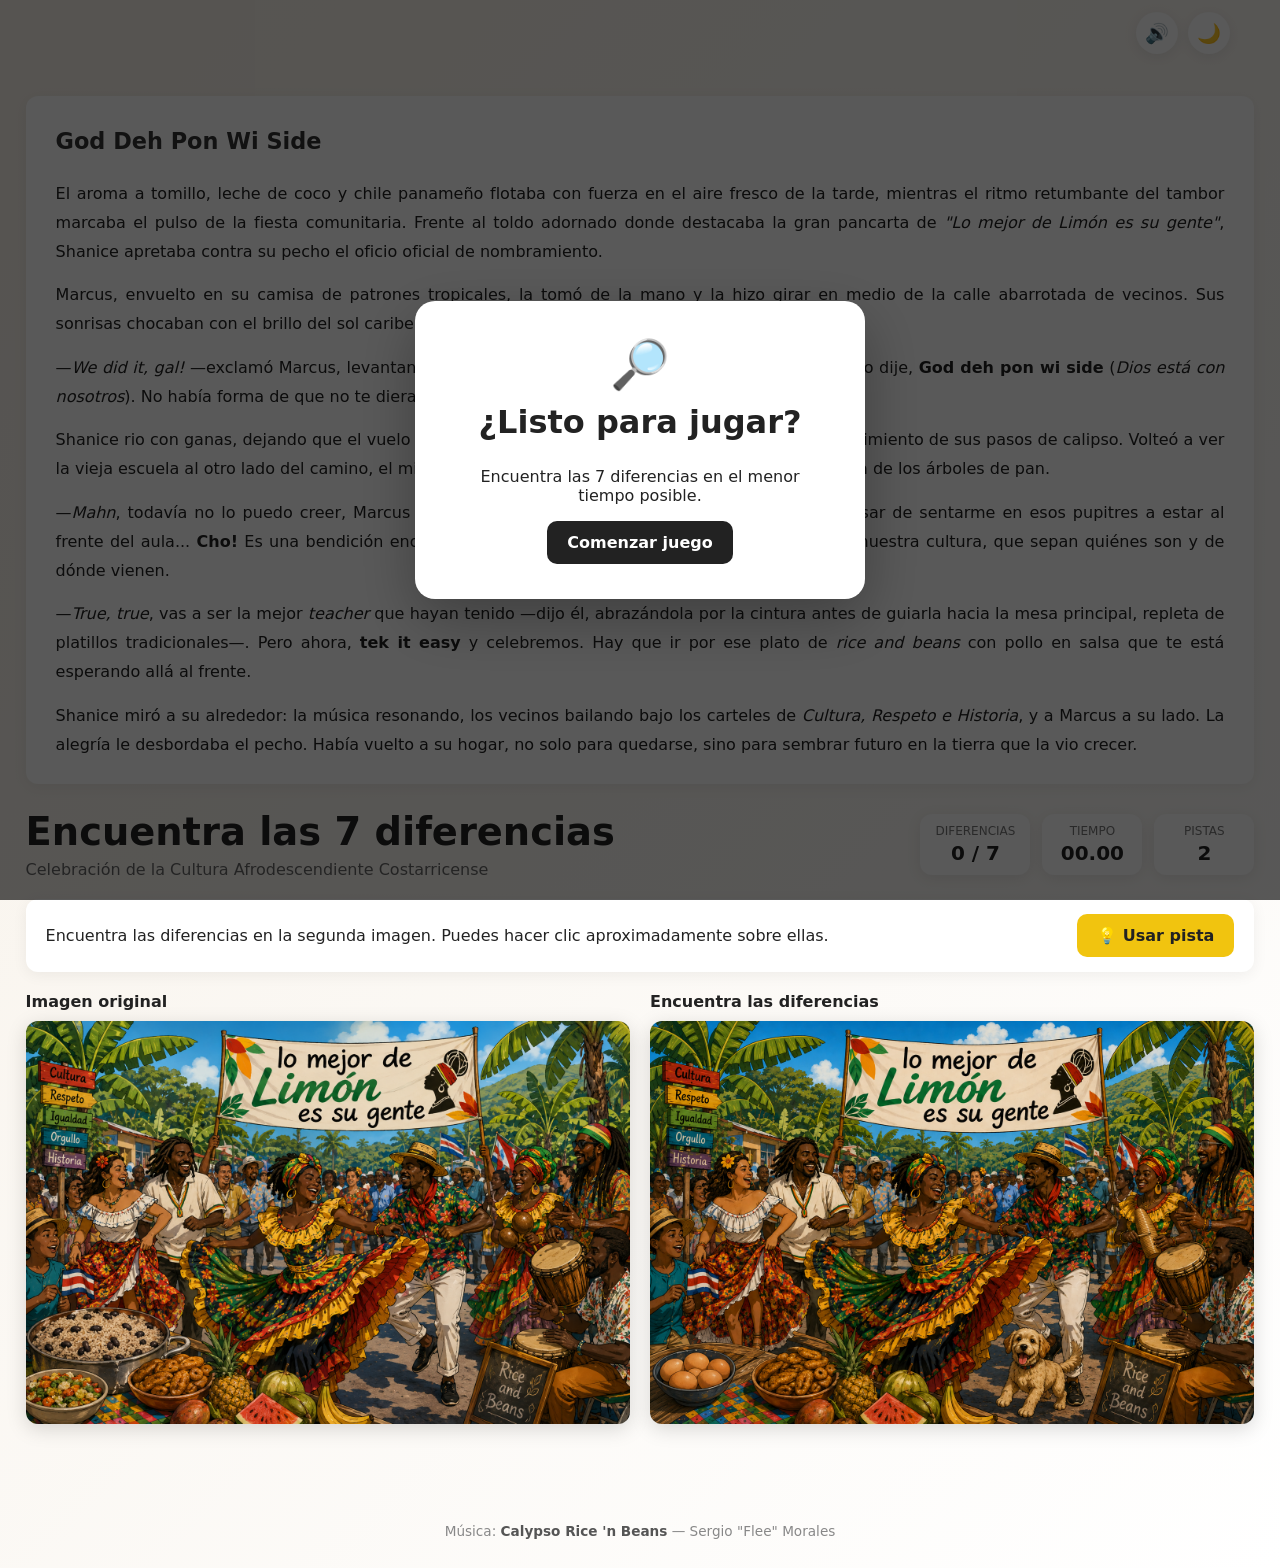
<file: afro/index.html>
<!DOCTYPE html>
<html lang="es">
<head>
    <meta charset="UTF-8">

    <meta
        name="viewport"
        content="width=device-width, initial-scale=1.0"
    >

    <title>Encuentra las 7 diferencias</title>

    <link rel="stylesheet" href="styles.css">
</head>

<body>

    <main class="game">

        <div class="top-controls">
            <button id="audioToggle" class="audio-btn" title="Pausar/Reanudar música">
                🔊
            </button>
            <button id="themeToggle" class="audio-btn" title="Cambiar tema">
                🌙
            </button>
        </div>

        <section class="story-section">

            <h2>God Deh Pon Wi Side</h2>

            <p>
                El aroma a tomillo, leche de coco y chile panameño flotaba con fuerza en el aire fresco de la tarde, mientras el ritmo retumbante del tambor marcaba el pulso de la fiesta comunitaria. Frente al toldo adornado donde destacaba la gran pancarta de <em>"Lo mejor de Limón es su gente"</em>, Shanice apretaba contra su pecho el oficio oficial de nombramiento.
            </p>

            <p>
                Marcus, envuelto en su camisa de patrones tropicales, la tomó de la mano y la hizo girar en medio de la calle abarrotada de vecinos. Sus sonrisas chocaban con el brillo del sol caribeño.
            </p>

            <p>
                —<em>We did it, gal!</em> —exclamó Marcus, levantando la voz por encima del repique de las maracas—. Te lo dije, <strong>God deh pon wi side</strong> (<em>Dios está con nosotros</em>). No había forma de que no te dieran esa plaza de maestra aquí mismo en el pueblo.
            </p>

            <p>
                Shanice rio con ganas, dejando que el vuelo colorido de su vestidura tradicional acompañara el movimiento de sus pasos de calipso. Volteó a ver la vieja escuela al otro lado del camino, el mismo lugar donde de niña aprendió a leer bajo la sombra de los árboles de pan.
            </p>

            <p>
                —<em>Mahn</em>, todavía no lo puedo creer, Marcus —respondió ella con la voz cargada de emoción—. Pasar de sentarme en esos pupitres a estar al frente del aula... <strong>Cho!</strong> Es una bendición enorme. Quiero que estos carajillos sientan el orgullo de nuestra cultura, que sepan quiénes son y de dónde vienen.
            </p>

            <p>
                —<em>True, true</em>, vas a ser la mejor <em>teacher</em> que hayan tenido —dijo él, abrazándola por la cintura antes de guiarla hacia la mesa principal, repleta de platillos tradicionales—. Pero ahora, <strong>tek it easy</strong> y celebremos. Hay que ir por ese plato de <em>rice and beans</em> con pollo en salsa que te está esperando allá al frente.
            </p>

            <p>
                Shanice miró a su alrededor: la música resonando, los vecinos bailando bajo los carteles de <em>Cultura, Respeto e Historia</em>, y a Marcus a su lado. La alegría le desbordaba el pecho. Había vuelto a su hogar, no solo para quedarse, sino para sembrar futuro en la tierra que la vio crecer.
            </p>

        </section>


        <section class="game-section">

            <header class="game-header">

                <div>
                    <h1 id="gameTitle">Encuentra las 7 diferencias</h1>
                    <p id="gameSubtitle"></p>
                </div>

                <div class="stats">

                    <div class="stat">
                        <span class="stat-label">Diferencias</span>
                        <strong id="differenceCounter">0 / 7</strong>
                    </div>

                    <div class="stat">
                        <span class="stat-label">Tiempo</span>
                        <strong id="timer">00.00</strong>
                    </div>

                    <div class="stat">
                        <span class="stat-label">Pistas</span>
                        <strong id="hintCounter">2</strong>
                    </div>

                </div>

            </header>


            <div class="instructions">

                <p>
                    Encuentra las diferencias en la segunda imagen.
                    Puedes hacer clic aproximadamente sobre ellas.
                </p>

                <button id="hintButton" class="hint-button">
                    💡 Usar pista
                </button>

            </div>


            <div class="images-container">

                <div class="image-panel">

                    <h2>Imagen original</h2>

                    <img
                        id="originalImage"
                        src="assets/original.png"
                        alt="Imagen original"
                    >

                </div>


                <div
                    id="gameImageContainer"
                    class="image-panel game-image-panel"
                >

                    <h2>Encuentra las diferencias</h2>

                    <div class="game-image-wrapper">

                        <img
                            id="gameImage"
                            src="assets/diferencias.png"
                            alt="Imagen con diferencias"
                        >

                        <div
                            id="markersLayer"
                            class="markers-layer"
                        ></div>

                    </div>

                </div>

            </div>

        </section>

    </main>


    <!-- Modal de inicio -->

    <div id="startModal" class="modal visible">

        <div class="modal-content">

            <div class="modal-icon">
                🔎
            </div>

            <h2>¿Listo para jugar?</h2>

            <p>
                Encuentra las 7 diferencias en el menor tiempo posible.
            </p>

            <button
                id="startButton"
                class="primary-button"
            >
                Comenzar juego
            </button>

        </div>

    </div>


    <!-- Modal de finalización -->

    <div id="finishModal" class="modal">

        <div class="modal-content">

            <div class="modal-icon">
                🎉
            </div>

            <h2>¡Lo lograste!</h2>

            <p id="completionMessage"></p>

            <div class="final-time">
                <span>Tiempo</span>
                <strong id="finalTime">00.00</strong>
                <span>segundos</span>
            </div>

            <button
                id="restartButton"
                class="primary-button"
            >
                Jugar nuevamente
            </button>

        </div>

    </div>


    <footer class="game-footer">
        <p>Música: <strong>Calypso Rice 'n Beans</strong> — Sergio "Flee" Morales</p>
    </footer>

    <audio id="bgMusic" src="assets/calypso.mp3" loop preload="auto"></audio>

    <script src="game.js"></script>

</body>
</html>
</file>
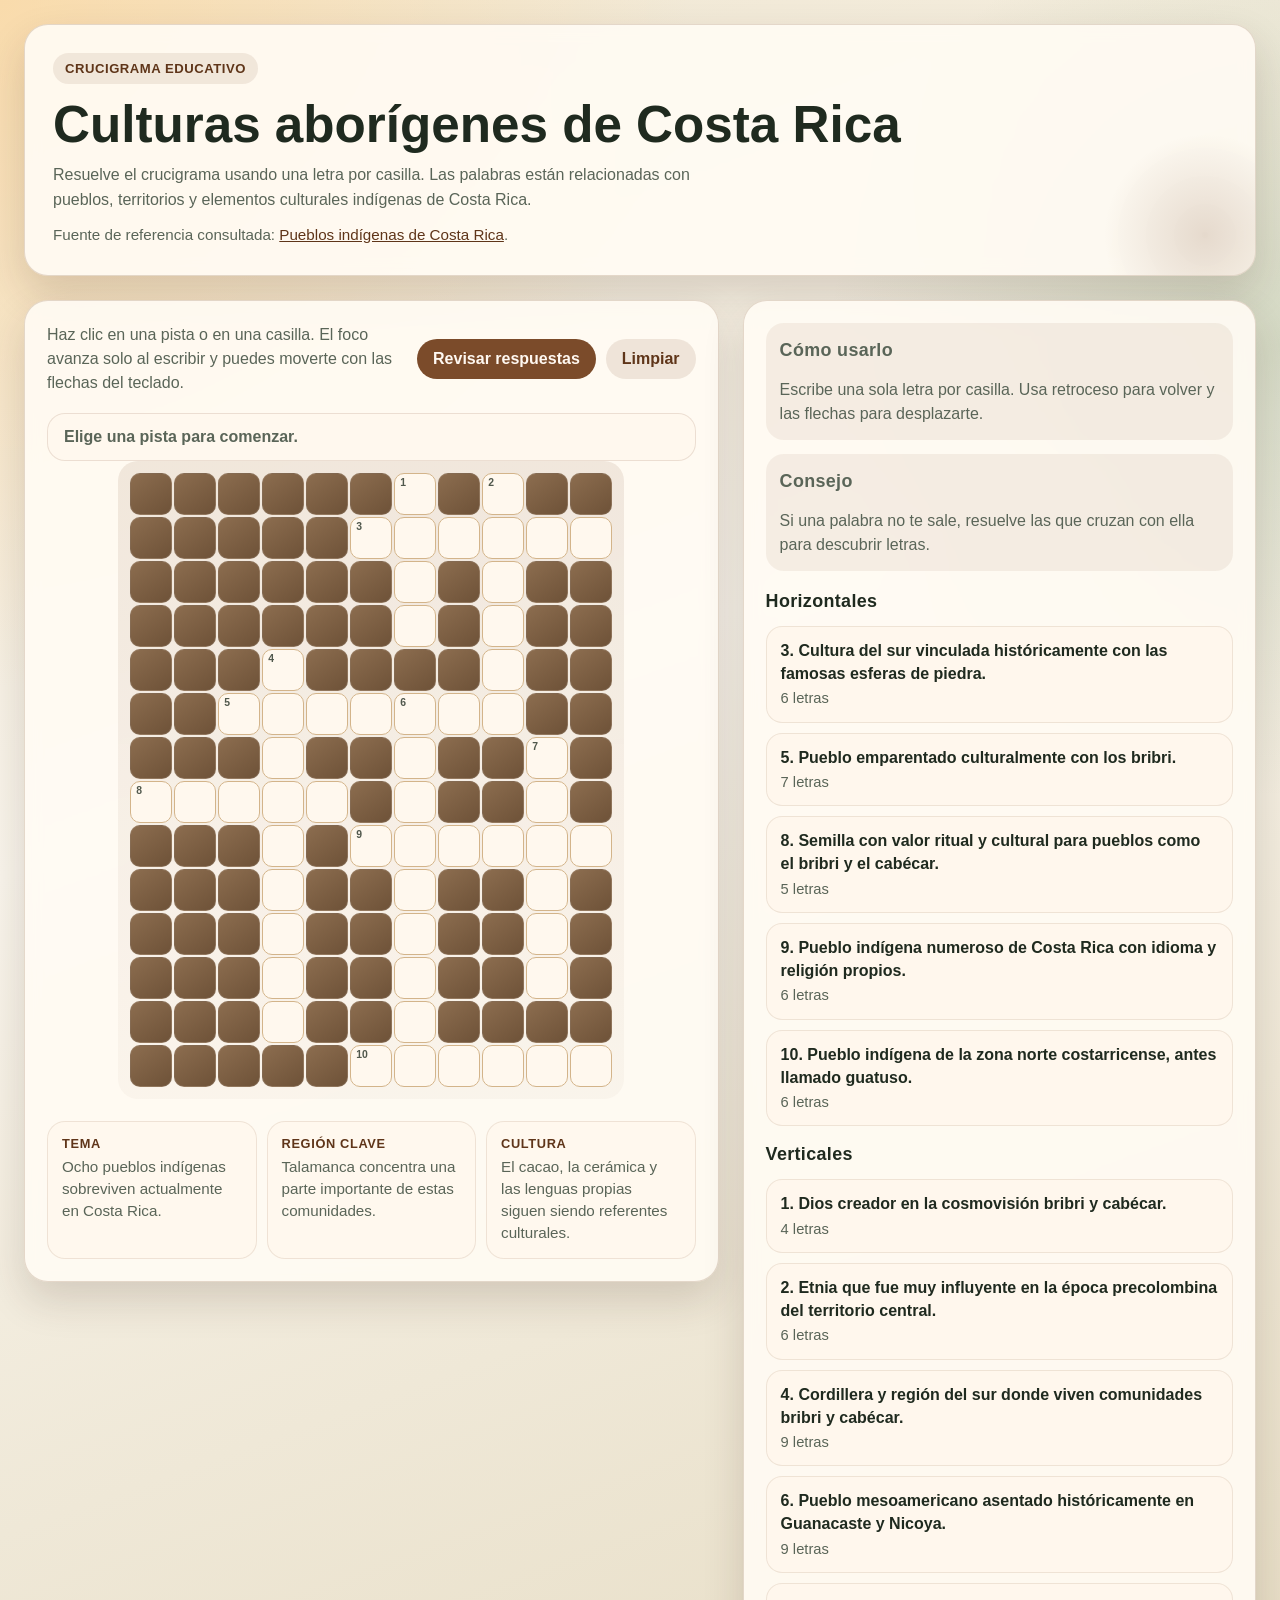
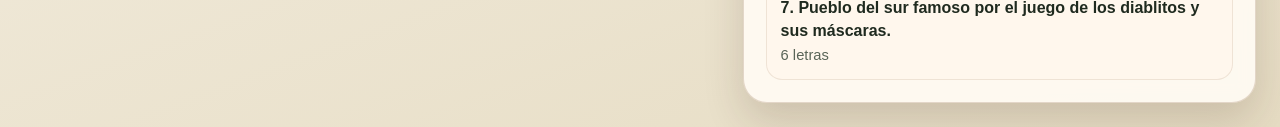
<file: html/crucigrama.html>
<!DOCTYPE html>
<html lang="es">
<head>
  <meta charset="UTF-8">
  <meta name="viewport" content="width=device-width, initial-scale=1.0">
  <title>Crucigrama indígena de Costa Rica</title>
  <style>
    :root {
      --bg: #f7f2e8;
      --panel: rgba(255, 251, 244, 0.92);
      --ink: #1f2a1f;
      --muted: #5a6558;
      --accent: #7b4b2a;
      --accent-strong: #5f3519;
      --accent-soft: #e9c9a1;
      --grid: #d3b48a;
      --filled: #fff8ee;
      --void: #8b6a4a;
      --ok: #286847;
      --bad: #a5392a;
      --shadow: 0 18px 40px rgba(53, 33, 17, 0.16);
      --cell-size: 42px;
      --font-display: "Trebuchet MS", "Segoe UI", sans-serif;
      --font-body: "Verdana", "Geneva", sans-serif;
    }

    * {
      box-sizing: border-box;
    }

    body {
      margin: 0;
      min-height: 100vh;
      font-family: var(--font-body);
      color: var(--ink);
      background:
        radial-gradient(circle at top left, rgba(255, 214, 153, 0.65), transparent 32%),
        radial-gradient(circle at right 20%, rgba(100, 134, 78, 0.24), transparent 24%),
        linear-gradient(160deg, #efe5cf 0%, #f8f4eb 40%, #e6dcc3 100%);
      padding: 24px;
    }

    .page {
      max-width: 1240px;
      margin: 0 auto;
      display: grid;
      gap: 24px;
    }

    .hero,
    .panel {
      background: var(--panel);
      border: 1px solid rgba(123, 75, 42, 0.2);
      border-radius: 24px;
      box-shadow: var(--shadow);
      backdrop-filter: blur(8px);
    }

    .hero {
      padding: 28px;
      position: relative;
      overflow: hidden;
    }

    .hero::after {
      content: "";
      position: absolute;
      inset: auto -60px -70px auto;
      width: 220px;
      height: 220px;
      border-radius: 50%;
      background: radial-gradient(circle, rgba(123, 75, 42, 0.18), transparent 65%);
      pointer-events: none;
    }

    .eyebrow {
      display: inline-flex;
      align-items: center;
      gap: 8px;
      padding: 8px 12px;
      border-radius: 999px;
      background: rgba(123, 75, 42, 0.1);
      color: var(--accent-strong);
      font-size: 0.82rem;
      letter-spacing: 0.04em;
      text-transform: uppercase;
      font-weight: 700;
    }

    h1 {
      margin: 14px 0 10px;
      font-family: var(--font-display);
      font-size: clamp(2rem, 4vw, 3.4rem);
      line-height: 1.05;
    }

    .subtitle,
    .source {
      max-width: 75ch;
      color: var(--muted);
      line-height: 1.6;
      margin: 0;
    }

    .source {
      margin-top: 10px;
      font-size: 0.95rem;
    }

    .source a {
      color: var(--accent-strong);
    }

    .layout {
      display: grid;
      grid-template-columns: minmax(320px, 1.15fr) minmax(290px, 0.85fr);
      gap: 24px;
      align-items: start;
    }

    .panel {
      padding: 22px;
    }

    .toolbar {
      display: flex;
      flex-wrap: wrap;
      gap: 12px;
      align-items: center;
      margin-bottom: 18px;
    }

    .toolbar p {
      margin: 0;
      flex: 1 1 280px;
      color: var(--muted);
      line-height: 1.5;
    }

    .button-row {
      display: flex;
      flex-wrap: wrap;
      gap: 10px;
    }

    button {
      border: 0;
      border-radius: 999px;
      padding: 11px 16px;
      font: inherit;
      font-weight: 700;
      cursor: pointer;
      transition: transform 0.16s ease, opacity 0.16s ease, background 0.16s ease;
    }

    button:hover {
      transform: translateY(-1px);
    }

    button.primary {
      background: var(--accent);
      color: #fff8f1;
    }

    button.secondary {
      background: rgba(123, 75, 42, 0.12);
      color: var(--accent-strong);
    }

    button.ghost {
      background: rgba(40, 104, 71, 0.1);
      color: var(--ok);
    }

    button[hidden] {
      display: none;
    }

    .status {
      min-height: 48px;
      border-radius: 18px;
      background: rgba(255, 248, 238, 0.9);
      border: 1px solid rgba(123, 75, 42, 0.14);
      padding: 14px 16px;
      color: var(--muted);
      font-weight: 600;
      display: flex;
      align-items: center;
    }

    .status.ok {
      color: var(--ok);
      border-color: rgba(40, 104, 71, 0.24);
      background: rgba(233, 248, 239, 0.94);
    }

    .status.bad {
      color: var(--bad);
      border-color: rgba(165, 57, 42, 0.24);
      background: rgba(252, 237, 235, 0.96);
    }

    .grid-wrap {
      overflow-x: auto;
      padding-bottom: 4px;
    }

    .crossword {
      display: grid;
      gap: 2px;
      width: fit-content;
      margin: 0 auto;
      padding: 12px;
      border-radius: 20px;
      background: linear-gradient(180deg, rgba(123, 75, 42, 0.11), rgba(123, 75, 42, 0.03));
    }

    .cell {
      position: relative;
      width: var(--cell-size);
      height: var(--cell-size);
      border-radius: 10px;
      border: 1px solid var(--grid);
      background: var(--filled);
      overflow: hidden;
    }

    .cell.block {
      background: linear-gradient(145deg, #8c6d4f, #6e5238);
      border-color: rgba(255, 255, 255, 0.1);
    }

    .cell.active {
      outline: 3px solid rgba(123, 75, 42, 0.28);
      z-index: 2;
    }

    .cell.related {
      background: #fff0d9;
    }

    .cell.correct {
      background: #ebf8ee;
    }

    .cell.incorrect {
      background: #fde9e7;
    }

    .cell-number {
      position: absolute;
      top: 3px;
      left: 5px;
      font-size: 0.65rem;
      font-weight: 700;
      color: rgba(31, 42, 31, 0.78);
      pointer-events: none;
    }

    .cell input {
      width: 100%;
      height: 100%;
      border: 0;
      background: transparent;
      text-align: center;
      font: 700 1.2rem var(--font-display);
      color: var(--ink);
      text-transform: uppercase;
      padding-top: 8px;
    }

    .cell input:focus {
      outline: none;
    }

    .side h2 {
      margin: 0 0 14px;
      font-size: 1.12rem;
      font-family: var(--font-display);
      letter-spacing: 0.02em;
    }

    .legend {
      display: grid;
      gap: 14px;
      margin-bottom: 20px;
    }

    .legend-card {
      padding: 14px;
      border-radius: 18px;
      background: rgba(123, 75, 42, 0.08);
      color: var(--muted);
      line-height: 1.5;
    }

    .clue-columns {
      display: grid;
      gap: 18px;
    }

    .clue-list {
      margin: 0;
      padding: 0;
      list-style: none;
      display: grid;
      gap: 10px;
    }

    .clue-list button {
      width: 100%;
      text-align: left;
      border-radius: 16px;
      background: rgba(255, 248, 238, 0.96);
      border: 1px solid rgba(123, 75, 42, 0.12);
      color: var(--ink);
      padding: 12px 14px;
      font-weight: 600;
      line-height: 1.45;
    }

    .clue-list button.active {
      background: #fff0d9;
      border-color: rgba(123, 75, 42, 0.3);
    }

    .clue-list span {
      display: block;
      color: var(--muted);
      font-size: 0.92rem;
      font-weight: 500;
      margin-top: 3px;
    }

    .facts {
      display: grid;
      gap: 10px;
      grid-template-columns: repeat(auto-fit, minmax(160px, 1fr));
      margin-top: 18px;
    }

    .fact {
      border-radius: 18px;
      padding: 14px;
      background: rgba(255, 248, 238, 0.95);
      border: 1px solid rgba(123, 75, 42, 0.12);
    }

    .fact strong {
      display: block;
      font-size: 0.8rem;
      color: var(--accent-strong);
      text-transform: uppercase;
      letter-spacing: 0.05em;
      margin-bottom: 5px;
    }

    .fact p {
      margin: 0;
      color: var(--muted);
      line-height: 1.45;
      font-size: 0.95rem;
    }

    @media (max-width: 960px) {
      .layout {
        grid-template-columns: 1fr;
      }
    }

    @media (max-width: 720px) {
      body {
        padding: 16px;
      }

      .hero,
      .panel {
        border-radius: 20px;
      }

      .cell {
        --cell-size: 36px;
      }

      .cell input {
        font-size: 1rem;
        padding-top: 7px;
      }
    }
  </style>
</head>
<body>
  <main class="page">
    <section class="hero">
      <div class="eyebrow">Crucigrama educativo</div>
      <h1>Culturas aborígenes de Costa Rica</h1>
      <p class="subtitle">
        Resuelve el crucigrama usando una letra por casilla. Las palabras están relacionadas con pueblos,
        territorios y elementos culturales indígenas de Costa Rica.
      </p>
      <p class="source">
        Fuente de referencia consultada: <a href="https://es.wikipedia.org/wiki/Pueblos_ind%C3%ADgenas_de_Costa_Rica" target="_blank" rel="noreferrer">Pueblos indígenas de Costa Rica</a>.
      </p>
    </section>

    <section class="layout">
      <section class="panel">
        <div class="toolbar">
          <p>
            Haz clic en una pista o en una casilla. El foco avanza solo al escribir y puedes moverte con las flechas del teclado.
          </p>
          <div class="button-row">
            <button class="primary" id="checkButton" type="button">Revisar respuestas</button>
            <button class="secondary" id="clearButton" type="button">Limpiar</button>
            <button class="ghost" id="revealButton" type="button" hidden>Mostrar solución</button>
          </div>
        </div>

        <div class="status" id="status" aria-live="polite">
          Elige una pista para comenzar.
        </div>

        <div class="grid-wrap">
          <div class="crossword" id="crossword" role="grid" aria-label="Crucigrama sobre pueblos indígenas de Costa Rica"></div>
        </div>

        <div class="facts">
          <article class="fact">
            <strong>Tema</strong>
            <p>Ocho pueblos indígenas sobreviven actualmente en Costa Rica.</p>
          </article>
          <article class="fact">
            <strong>Región clave</strong>
            <p>Talamanca concentra una parte importante de estas comunidades.</p>
          </article>
          <article class="fact">
            <strong>Cultura</strong>
            <p>El cacao, la cerámica y las lenguas propias siguen siendo referentes culturales.</p>
          </article>
        </div>
      </section>

      <aside class="panel side">
        <div class="legend">
          <div class="legend-card">
            <h2>Cómo usarlo</h2>
            <div>Escribe una sola letra por casilla. Usa retroceso para volver y las flechas para desplazarte.</div>
          </div>
          <div class="legend-card">
            <h2>Consejo</h2>
            <div>Si una palabra no te sale, resuelve las que cruzan con ella para descubrir letras.</div>
          </div>
        </div>

        <div class="clue-columns">
          <section>
            <h2>Horizontales</h2>
            <ol class="clue-list" id="acrossClues"></ol>
          </section>

          <section>
            <h2>Verticales</h2>
            <ol class="clue-list" id="downClues"></ol>
          </section>
        </div>
      </aside>
    </section>
  </main>

  <script>
    const entries = [
      {
        answer: "CHOROTEGA",
        clue: "Pueblo mesoamericano asentado históricamente en Guanacaste y Nicoya.",
      },
      {
        answer: "TALAMANCA",
        clue: "Cordillera y región del sur donde viven comunidades bribri y cabécar.",
      },
      {
        answer: "BRIBRI",
        clue: "Pueblo indígena numeroso de Costa Rica con idioma y religión propios.",
      },
      {
        answer: "CABECAR",
        clue: "Pueblo emparentado culturalmente con los bribri.",
      },
      {
        answer: "MALEKU",
        clue: "Pueblo indígena de la zona norte costarricense, antes llamado guatuso.",
      },
      {
        answer: "BORUCA",
        clue: "Pueblo del sur famoso por el juego de los diablitos y sus máscaras.",
      },
      {
        answer: "HUETAR",
        clue: "Etnia que fue muy influyente en la época precolombina del territorio central.",
      },
      {
        answer: "CACAO",
        clue: "Semilla con valor ritual y cultural para pueblos como el bribri y el cabécar.",
      },
      {
        answer: "SIBU",
        clue: "Dios creador en la cosmovisión bribri y cabécar.",
      },
      {
        answer: "DIQUIS",
        clue: "Cultura del sur vinculada históricamente con las famosas esferas de piedra.",
      },
    ];

    const DIRECTIONS = {
      across: { row: 0, col: 1 },
      down: { row: 1, col: 0 },
    };

    const crosswordElement = document.getElementById("crossword");
    const acrossCluesElement = document.getElementById("acrossClues");
    const downCluesElement = document.getElementById("downClues");
    const statusElement = document.getElementById("status");
    const checkButton = document.getElementById("checkButton");
    const clearButton = document.getElementById("clearButton");
    const revealButton = document.getElementById("revealButton");

    const normalizedEntries = entries.map((entry) => ({
      ...entry,
      answer: normalize(entry.answer),
      length: normalize(entry.answer).length,
    }));

    const generated = buildBestCrossword(normalizedEntries);

    if (!generated || generated.words.length < 6) {
      statusElement.textContent = "No se pudo generar el crucigrama automáticamente.";
      statusElement.className = "status bad";
      throw new Error("No se pudo generar un crucigrama válido.");
    }

    const state = {
      activeWordId: null,
      activeDirection: "across",
      cells: new Map(),
      words: generated.words,
      wordMap: new Map(),
      wrongAttempts: 0,
      revealUsed: false,
    };

    generated.words.forEach((word) => {
      state.wordMap.set(word.id, word);
    });

    renderCrossword(generated);
    renderClues();
    updateRevealAvailability();
    setStatus("Elige una pista para comenzar.");

    checkButton.addEventListener("click", checkAnswers);
    clearButton.addEventListener("click", clearAnswers);
    revealButton.addEventListener("click", revealAnswers);

    function normalize(value) {
      return value
        .normalize("NFD")
        .replace(/[\u0300-\u036f]/g, "")
        .replace(/[^A-Za-z]/g, "")
        .toUpperCase();
    }

    function buildBestCrossword(wordList) {
      const attempts = [];
      const sorted = [...wordList].sort((first, second) => second.answer.length - first.answer.length);

      for (const seed of sorted) {
        for (const direction of ["across", "down"]) {
          const attempt = attemptLayout(seed, direction, sorted);
          if (attempt) {
            attempts.push(attempt);
          }
        }
      }

      attempts.sort((first, second) => {
        if (second.words.length !== first.words.length) {
          return second.words.length - first.words.length;
        }

        return first.area - second.area;
      });

      return attempts[0] || null;
    }

    function attemptLayout(seedWord, seedDirection, sourceWords) {
      const size = 29;
      const grid = Array.from({ length: size }, () => Array(size).fill(null));
      const placements = [];
      const center = Math.floor(size / 2);
      const seedRow = seedDirection === "across" ? center : center - Math.floor(seedWord.answer.length / 2);
      const seedCol = seedDirection === "across" ? center - Math.floor(seedWord.answer.length / 2) : center;

      const initialPlacement = {
        ...seedWord,
        row: seedRow,
        col: seedCol,
        direction: seedDirection,
      };

      if (!canPlaceWord(grid, initialPlacement)) {
        return null;
      }

      commitWord(grid, initialPlacement);
      placements.push(initialPlacement);

      const pending = sourceWords.filter((word) => word.answer !== seedWord.answer);
      let progress = true;

      while (progress) {
        progress = false;

        for (let index = 0; index < pending.length; index += 1) {
          const candidate = pending[index];
          const placement = findBestPlacement(grid, placements, candidate, size);

          if (placement) {
            commitWord(grid, placement);
            placements.push(placement);
            pending.splice(index, 1);
            index -= 1;
            progress = true;
          }
        }
      }

      const trimmed = trimLayout(grid, placements);
      if (!trimmed) {
        return null;
      }

      numberWords(trimmed.words);
      return trimmed;
    }

    function findBestPlacement(grid, placedWords, candidate, size) {
      const options = [];

      for (const placed of placedWords) {
        for (let placedIndex = 0; placedIndex < placed.answer.length; placedIndex += 1) {
          const placedChar = placed.answer[placedIndex];

          for (let candidateIndex = 0; candidateIndex < candidate.answer.length; candidateIndex += 1) {
            if (candidate.answer[candidateIndex] !== placedChar) {
              continue;
            }

            const direction = placed.direction === "across" ? "down" : "across";
            const row = placed.direction === "across"
              ? placed.row - candidateIndex
              : placed.row + placedIndex;
            const col = placed.direction === "across"
              ? placed.col + placedIndex
              : placed.col - candidateIndex;

            const placement = { ...candidate, row, col, direction };

            if (!fitsInBounds(placement, size)) {
              continue;
            }

            if (!canPlaceWord(grid, placement)) {
              continue;
            }

            const score = scorePlacement(grid, placement, size);
            options.push({ ...placement, score });
          }
        }
      }

      options.sort((first, second) => second.score - first.score);
      return options[0] || null;
    }

    function fitsInBounds(word, size) {
      const lastRow = word.row + (word.direction === "down" ? word.answer.length - 1 : 0);
      const lastCol = word.col + (word.direction === "across" ? word.answer.length - 1 : 0);

      return word.row >= 0 && word.col >= 0 && lastRow < size && lastCol < size;
    }

    function canPlaceWord(grid, word) {
      const delta = DIRECTIONS[word.direction];
      const previousRow = word.row - delta.row;
      const previousCol = word.col - delta.col;
      const nextRow = word.row + delta.row * word.answer.length;
      const nextCol = word.col + delta.col * word.answer.length;

      if (hasLetter(grid, previousRow, previousCol) || hasLetter(grid, nextRow, nextCol)) {
        return false;
      }

      let overlaps = 0;

      for (let index = 0; index < word.answer.length; index += 1) {
        const row = word.row + delta.row * index;
        const col = word.col + delta.col * index;
        const existing = grid[row][col];
        const letter = word.answer[index];

        if (existing && existing.letter !== letter) {
          return false;
        }

        if (word.direction === "across") {
          if (!existing && (hasLetter(grid, row - 1, col) || hasLetter(grid, row + 1, col))) {
            return false;
          }
        } else if (!existing && (hasLetter(grid, row, col - 1) || hasLetter(grid, row, col + 1))) {
          return false;
        }

        if (existing) {
          overlaps += 1;
        }
      }

      return placementsCount(grid) === 0 || overlaps > 0;
    }

    function placementsCount(grid) {
      let count = 0;
      for (const row of grid) {
        for (const cell of row) {
          if (cell) {
            count += 1;
          }
        }
      }
      return count;
    }

    function hasLetter(grid, row, col) {
      return Boolean(grid[row] && grid[row][col]);
    }

    function commitWord(grid, word) {
      const delta = DIRECTIONS[word.direction];

      for (let index = 0; index < word.answer.length; index += 1) {
        const row = word.row + delta.row * index;
        const col = word.col + delta.col * index;
        const letter = word.answer[index];
        const existing = grid[row][col];

        if (!existing) {
          grid[row][col] = {
            letter,
            words: [word.answer],
          };
        } else if (!existing.words.includes(word.answer)) {
          existing.words.push(word.answer);
        }
      }
    }

    function scorePlacement(grid, word, size) {
      const delta = DIRECTIONS[word.direction];
      let overlaps = 0;

      for (let index = 0; index < word.answer.length; index += 1) {
        const row = word.row + delta.row * index;
        const col = word.col + delta.col * index;
        if (grid[row][col]) {
          overlaps += 1;
        }
      }

      const center = Math.floor(size / 2);
      const distance = Math.abs(word.row - center) + Math.abs(word.col - center);
      return overlaps * 10 - distance;
    }

    function trimLayout(grid, placements) {
      let minRow = Infinity;
      let maxRow = -Infinity;
      let minCol = Infinity;
      let maxCol = -Infinity;

      placements.forEach((placement) => {
        minRow = Math.min(minRow, placement.row);
        minCol = Math.min(minCol, placement.col);
        maxRow = Math.max(maxRow, placement.row + (placement.direction === "down" ? placement.answer.length - 1 : 0));
        maxCol = Math.max(maxCol, placement.col + (placement.direction === "across" ? placement.answer.length - 1 : 0));
      });

      if (!Number.isFinite(minRow)) {
        return null;
      }

      const words = placements.map((placement, index) => ({
        id: index,
        ...placement,
        row: placement.row - minRow,
        col: placement.col - minCol,
      }));

      const rows = maxRow - minRow + 1;
      const cols = maxCol - minCol + 1;

      return {
        rows,
        cols,
        area: rows * cols,
        words,
      };
    }

    function numberWords(words) {
      const starts = new Map();
      const ordered = [...words].sort((first, second) => {
        if (first.row !== second.row) {
          return first.row - second.row;
        }
        return first.col - second.col;
      });

      let counter = 1;
      for (const word of ordered) {
        const key = `${word.row}-${word.col}`;
        if (!starts.has(key)) {
          starts.set(key, counter);
          counter += 1;
        }
        word.number = starts.get(key);
      }
    }

    function renderCrossword(layout) {
      const cellMap = new Map();
      crosswordElement.style.gridTemplateColumns = `repeat(${layout.cols}, var(--cell-size))`;
      crosswordElement.innerHTML = "";

      for (let row = 0; row < layout.rows; row += 1) {
        for (let col = 0; col < layout.cols; col += 1) {
          const key = `${row}-${col}`;
          const cellInfo = getCellInfo(row, col);
          const cell = document.createElement("div");
          cell.className = "cell";
          cell.dataset.row = row;
          cell.dataset.col = col;

          if (!cellInfo) {
            cell.classList.add("block");
            crosswordElement.appendChild(cell);
            continue;
          }

          if (cellInfo.number) {
            const number = document.createElement("span");
            number.className = "cell-number";
            number.textContent = cellInfo.number;
            cell.appendChild(number);
          }

          const input = document.createElement("input");
          input.type = "text";
          input.autocomplete = "off";
          input.maxLength = 1;
          input.inputMode = "text";
          input.setAttribute("aria-label", `Fila ${row + 1}, columna ${col + 1}`);
          input.dataset.row = row;
          input.dataset.col = col;
          input.dataset.solution = cellInfo.letter;
          input.dataset.words = cellInfo.wordIds.join(",");

          input.addEventListener("focus", () => handleCellFocus(row, col));
          input.addEventListener("click", () => handleCellFocus(row, col));
          input.addEventListener("input", (event) => handleInput(event, row, col));
          input.addEventListener("keydown", (event) => handleKeydown(event, row, col));

          cell.appendChild(input);
          cellMap.set(key, { row, col, element: cell, input, ...cellInfo });
          crosswordElement.appendChild(cell);
        }
      }

      state.cells = cellMap;
    }

    function getCellInfo(row, col) {
      const linkedWords = state.words.filter((word) => {
        if (word.direction === "across") {
          return word.row === row && col >= word.col && col < word.col + word.answer.length;
        }
        return word.col === col && row >= word.row && row < word.row + word.answer.length;
      });

      if (!linkedWords.length) {
        return null;
      }

      const firstWord = linkedWords[0];
      const letterIndex = firstWord.direction === "across" ? col - firstWord.col : row - firstWord.row;
      const numberWord = state.words.find((word) => word.row === row && word.col === col);

      return {
        letter: firstWord.answer[letterIndex],
        number: numberWord ? numberWord.number : "",
        wordIds: linkedWords.map((word) => word.id),
      };
    }

    function renderClues() {
      acrossCluesElement.innerHTML = "";
      downCluesElement.innerHTML = "";

      const acrossWords = state.words.filter((word) => word.direction === "across").sort(byNumber);
      const downWords = state.words.filter((word) => word.direction === "down").sort(byNumber);

      acrossWords.forEach((word) => appendClue(word, acrossCluesElement));
      downWords.forEach((word) => appendClue(word, downCluesElement));
    }

    function appendClue(word, container) {
      const item = document.createElement("li");
      const button = document.createElement("button");
      button.type = "button";
      button.dataset.wordId = word.id;
      button.innerHTML = `<strong>${word.number}. ${word.clue}</strong><span>${word.answer.length} letras</span>`;
      button.addEventListener("click", () => activateWord(word.id, true));
      item.appendChild(button);
      container.appendChild(item);
    }

    function activateWord(wordId, focusFirstCell = false) {
      const word = state.wordMap.get(wordId);
      if (!word) {
        return;
      }

      state.activeWordId = wordId;
      state.activeDirection = word.direction;
      updateHighlights();
      setStatus(`${word.direction === "across" ? "Horizontal" : "Vertical"} ${word.number}: ${word.clue}`);

      if (focusFirstCell) {
        const firstCell = state.cells.get(`${word.row}-${word.col}`);
        firstCell?.input.focus();
      }
    }

    function handleCellFocus(row, col) {
      const cell = state.cells.get(`${row}-${col}`);
      if (!cell) {
        return;
      }

      const preferredId = chooseWordForCell(cell.wordIds);
      activateWord(preferredId, false);
    }

    function chooseWordForCell(wordIds) {
      if (!wordIds.length) {
        return null;
      }

      if (wordIds.includes(state.activeWordId)) {
        return state.activeWordId;
      }

      const matchingDirection = wordIds.find((wordId) => state.wordMap.get(wordId).direction === state.activeDirection);
      return matchingDirection ?? wordIds[0];
    }

    function handleInput(event, row, col) {
      const value = normalize(event.target.value).slice(0, 1);
      event.target.value = value;
      clearValidationStyles();

      if (value && value !== event.target.dataset.solution) {
        state.wrongAttempts += 1;
        updateRevealAvailability();
      }

      if (!value) {
        return;
      }

      const word = getCurrentWord(row, col);
      focusNextWritableCell(word, row, col);
    }

    function handleKeydown(event, row, col) {
      const word = getCurrentWord(row, col);

      if (event.key === "Backspace" && !event.target.value) {
        const previous = getAdjacentCell(word, row, col, -1);
        if (previous) {
          previous.input.focus();
        }
        return;
      }

      if (event.key === " ") {
        event.preventDefault();
        toggleWordDirection(row, col);
        return;
      }

      const arrows = {
        ArrowUp: [-1, 0],
        ArrowDown: [1, 0],
        ArrowLeft: [0, -1],
        ArrowRight: [0, 1],
      };

      if (arrows[event.key]) {
        event.preventDefault();
        const [deltaRow, deltaCol] = arrows[event.key];
        focusCell(row + deltaRow, col + deltaCol);
      }
    }

    function toggleWordDirection(row, col) {
      const cell = state.cells.get(`${row}-${col}`);
      if (!cell || cell.wordIds.length < 2) {
        return;
      }

      const currentIndex = cell.wordIds.indexOf(state.activeWordId);
      const nextIndex = currentIndex === -1 ? 0 : (currentIndex + 1) % cell.wordIds.length;
      activateWord(cell.wordIds[nextIndex], false);
    }

    function getCurrentWord(row, col) {
      const cell = state.cells.get(`${row}-${col}`);
      const currentId = chooseWordForCell(cell ? cell.wordIds : []);
      return state.wordMap.get(currentId);
    }

    function getAdjacentCell(word, row, col, directionStep) {
      if (!word) {
        return null;
      }

      const nextRow = row + DIRECTIONS[word.direction].row * directionStep;
      const nextCol = col + DIRECTIONS[word.direction].col * directionStep;
      return state.cells.get(`${nextRow}-${nextCol}`) || null;
    }

    function focusNextWritableCell(word, row, col) {
      if (!word) {
        return;
      }

      let nextCell = getAdjacentCell(word, row, col, 1);

      while (nextCell) {
        const currentValue = normalize(nextCell.input.value);
        const isCorrectAndFilled = Boolean(currentValue) && currentValue === nextCell.letter;

        if (!isCorrectAndFilled) {
          nextCell.input.focus();
          return;
        }

        nextCell = getAdjacentCell(word, nextCell.row, nextCell.col, 1);
      }
    }

    function focusCell(row, col) {
      state.cells.get(`${row}-${col}`)?.input.focus();
    }

    function updateHighlights() {
      const activeWord = state.wordMap.get(state.activeWordId);

      state.cells.forEach((cell) => {
        cell.element.classList.remove("active", "related");
        if (activeWord && cell.wordIds.includes(activeWord.id)) {
          cell.element.classList.add("related");
        }
      });

      if (activeWord) {
        for (let index = 0; index < activeWord.answer.length; index += 1) {
          const row = activeWord.row + DIRECTIONS[activeWord.direction].row * index;
          const col = activeWord.col + DIRECTIONS[activeWord.direction].col * index;
          const cell = state.cells.get(`${row}-${col}`);
          cell?.element.classList.add("active");
        }
      }

      document.querySelectorAll(".clue-list button").forEach((button) => {
        button.classList.toggle("active", Number(button.dataset.wordId) === state.activeWordId);
      });
    }

    function clearValidationStyles() {
      statusElement.className = "status";
      state.cells.forEach((cell) => {
        cell.element.classList.remove("correct", "incorrect");
      });
    }

    function checkAnswers() {
      clearValidationStyles();
      let filledCells = 0;
      let correctCells = 0;

      state.cells.forEach((cell) => {
        const guess = normalize(cell.input.value);
        if (guess) {
          filledCells += 1;
        }

        if (guess === cell.letter) {
          if (guess) {
            cell.element.classList.add("correct");
          }
          correctCells += 1;
        } else if (guess) {
          cell.element.classList.add("incorrect");
        }
      });

      if (filledCells === 0) {
        setStatus("✍️ Todavía no has escrito letras.", "bad");
        return;
      }

      if (correctCells === state.cells.size) {
        if (state.revealUsed) {
          setStatus("✅ Crucigrama completo y correcto. Buena práctica para reforzar conocimientos.", "ok");
        } else {
          setStatus("🏆 Excepcional: resolviste TODO el crucigrama sin usar ayudas. ¡Mega reconocimiento por tu esfuerzo, enfoque y participación! 🎉", "ok");
        }
        return;
      }

      if (correctCells >= 1) {
        setStatus(`✅ Llevas ${correctCells} de ${state.cells.size} casillas correctas. ¡Vas bien! 😄`, "ok");
      } else {
        setStatus(`❌ Llevas ${correctCells} de ${state.cells.size} casillas correctas. ¡Sigue intentando! 💪`, "bad");
      }
    }

    function clearAnswers() {
      state.cells.forEach((cell) => {
        cell.input.value = "";
        cell.element.classList.remove("correct", "incorrect");
      });

      state.wrongAttempts = 0;
      state.revealUsed = false;
      state.activeWordId = null;
      updateRevealAvailability();
      updateHighlights();
      setStatus("Crucigrama limpiado. Puedes comenzar otra vez.");
    }

    function revealAnswers() {
      state.revealUsed = true;
      state.cells.forEach((cell) => {
        cell.input.value = cell.letter;
        cell.element.classList.remove("incorrect");
        cell.element.classList.add("correct");
      });
      setStatus("Se mostró la solución del crucigrama.", "ok");
    }

    function updateRevealAvailability() {
      const isUnlocked = state.wrongAttempts >= 10;
      revealButton.hidden = !isUnlocked;
      revealButton.disabled = !isUnlocked;

      if (isUnlocked && state.wrongAttempts === 10) {
        setStatus("Desbloqueaste 'Mostrar solución' tras 10 intentos fallidos. Puedes seguir intentando o usar la ayuda.");
      }
    }

    function setStatus(message, tone = "") {
      statusElement.textContent = message;
      statusElement.className = tone ? `status ${tone}` : "status";
    }

    function byNumber(first, second) {
      return first.number - second.number;
    }
  </script>
</body>
</html>
</file>
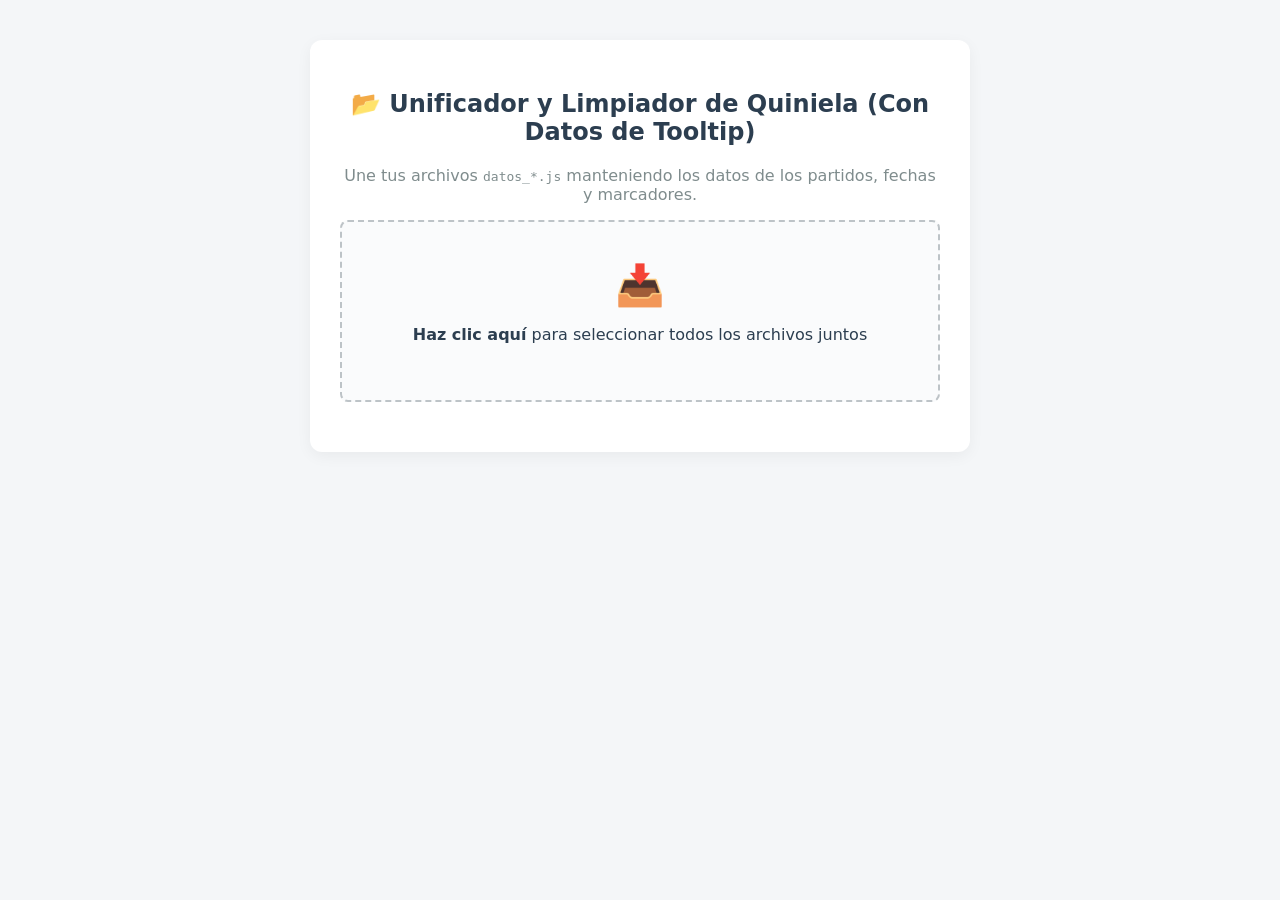
<file: html/unificador.html>
<!DOCTYPE html>
<html lang="es">
<head>
    <meta charset="UTF-8">
    <title>Unificador, Limpiador y Enriquecedor de Quiniela</title>
    <style>
        :root { --primary: #3498db; --success: #2ecc71; --bg: #f4f6f8; --dark: #2c3e50; }
        body { font-family: 'Segoe UI', system-ui, sans-serif; padding: 40px; background: var(--bg); color: var(--dark); text-align: center; margin: 0; }
        .container { max-width: 600px; margin: 0 auto; background: white; padding: 30px; border-radius: 12px; box-shadow: 0 4px 15px rgba(0,0,0,0.05); }
        .box { border: 2px dashed #bdc3c7; padding: 40px 20px; background: #fafbfc; border-radius: 8px; cursor: pointer; transition: all 0.3s; margin-bottom: 20px; }
        .box:hover { border-color: var(--primary); background: #f0f7fc; }
        button { padding: 12px 24px; font-weight: bold; background: var(--success); color: white; border: none; border-radius: 6px; cursor: pointer; font-size: 1rem; }
        button:hover { background: #27ae60; }
        #status { margin-top: 20px; font-weight: bold; color: #7f8c8d; }
        .log-area { text-align: left; background: #2c3e50; color: #a6e22e; font-family: monospace; padding: 15px; border-radius: 6px; margin-top: 20px; max-height: 200px; overflow-y: auto; font-size: 0.85rem; display: none; }
    </style>
</head>
<body>

<div class="container">
    <h2>📂 Unificador y Limpiador de Quiniela (Con Datos de Tooltip)</h2>
    <p style="color: #7f8c8d;">Une tus archivos <code>datos_*.js</code> manteniendo los datos de los partidos, fechas y marcadores.</p>
    
    <div class="box" onclick="document.getElementById('files').click()">
        <span style="font-size: 2.5rem;">📥</span>
        <p><b>Haz clic aquí</b> para seleccionar todos los archivos juntos</p>
        <input type="file" id="files" multiple style="display:none" accept=".js">
    </div>
    
    <button id="btn" style="display:none;" onclick="procesarYOptimizar()">⚡ Generar datosQuiniela.js Completo</button>
    
    <div id="status"></div>
    <div id="log" class="log-area"></div>
</div>

<script>
    let archivosCargados = [];
    const statusDiv = document.getElementById('status');
    const logDiv = document.getElementById('log');

    document.getElementById('files').addEventListener('change', function(e) {
        archivosCargados = e.target.files;
        if(archivosCargados.length > 0) {
            document.getElementById('btn').style.display = 'inline-block';
            statusDiv.innerHTML = `<span style="color:var(--primary)">${archivosCargados.length} archivos listos para enriquecer.</span>`;
        }
    });

    async function procesarYOptimizar() {
        let listaUsuariosUnificados = [];
        logDiv.style.display = 'block';
        logDiv.innerHTML = "🧼 Procesando y rescatando metadatos de partidos...<br>";
        
        for (let file of archivosCargados) {
            const nombreUsuario = file.name.replace('datos_', '').replace('.js', '');
            const textoOriginal = await file.text();
            const jsonTexto = textoOriginal.replace(/^const\s+quinielaData\s*=\s*/, '').replace(/;\s*$/, '');
            
            try {
                let objetoOriginal = JSON.parse(jsonTexto);
                if (Array.isArray(objetoOriginal)) objetoOriginal = objetoOriginal[0];
                
                let juegosLimpios = [];

                if (objetoOriginal.games && Array.isArray(objetoOriginal.games)) {
                    objetoOriginal.games.forEach(game => {
                        // Rescatamos explícitamente el estado del juego, competidores y marcadores nativos (team1/team2)
                        juegosLimpios.push({
                            startTime: game.startTime,
                            competitors: game.competitors ? [
                                { name: game.competitors[0].name },
                                { name: game.competitors[1].name }
                            ] : [],
                            scores: game.scores ? { 
                                team1: game.scores.team1, 
                                team2: game.scores.team2 
                            } : null,
                            gameBet: game.gameBet ? {
                                selection: game.gameBet.selection ? { 
                                    team1: game.gameBet.selection.team1, 
                                    team2: game.gameBet.selection.team2 
                                } : null,
                                gainedPoints: game.gameBet.gainedPoints
                            } : null
                        });
                    });
                }

                listaUsuariosUnificados.push({
                    usuario: nombreUsuario,
                    games: juegosLimpios
                });

                logDiv.innerHTML += `✔️ Datos de partido preservados: <b>${nombreUsuario}</b><br>`;
                logDiv.scrollTop = logDiv.scrollHeight;

            } catch(err) {
                logDiv.innerHTML += `<span style="color:#e74c3c">❌ Error en: ${file.name}</span><br>`;
                console.error(err);
            }
        }

        const contenidoFinal = `const quinielaData = ${JSON.stringify(listaUsuariosUnificados, null, 4)};`;
        const blob = new Blob([contenidoFinal], {type: 'application/javascript;charset=utf-8'});
        const link = document.createElement('a');
        link.href = URL.createObjectURL(blob);
        link.download = 'datosQuiniela.js';
        link.click();
        
        statusDiv.innerHTML = `<span style="color:var(--success)">🎉 ¡Hecho! Archivo unificado con metadatos de tooltip descargado. Muévelo a tu carpeta <b>resultados</b>.</span>`;
    }
</script>
</body>
</html>
</file>
<file: afro/styles.css>
* {
    box-sizing: border-box;
}

body {
    margin: 0;
    min-height: 100vh;

    font-family:
        system-ui,
        -apple-system,
        BlinkMacSystemFont,
        "Segoe UI",
        sans-serif;

    background:
        linear-gradient(
            135deg,
            #f7f1e8,
            #ffffff
        );

    color: #222;
}


/* CONTROLES SUPERIORES */

.top-controls {
    display: flex;
    justify-content: flex-end;
    align-items: center;
    gap: 10px;

    padding: 12px 24px;
}


.game {
    width: min(1500px, 96%);
    margin: auto;
    padding: 0 0 40px;
}


/* SECCIÓN DEL JUEGO */

.game-section {
    margin-top: 25px;
}


/* HEADER */

.game-header {
    display: flex;
    justify-content: space-between;
    align-items: center;

    gap: 30px;
    margin-bottom: 20px;
}

.game-header h1 {
    margin: 0;

    font-size: clamp(
        1.8rem,
        3vw,
        3rem
    );
}

.game-header p {
    margin: 6px 0 0;

    color: #666;

    font-size: 1rem;
}


/* ESTADÍSTICAS */

.stats {
    display: flex;
    gap: 12px;
}

.stat {
    min-width: 100px;

    padding: 10px 15px;

    background: white;

    border-radius: 12px;

    box-shadow:
        0 3px 15px rgba(0, 0, 0, 0.08);

    text-align: center;
}

.stat-label {
    display: block;

    font-size: 0.75rem;

    color: #777;

    text-transform: uppercase;
}

.stat strong {
    display: block;

    margin-top: 3px;

    font-size: 1.25rem;
}


/* INSTRUCCIONES */

.instructions {
    display: flex;

    justify-content: space-between;
    align-items: center;

    gap: 20px;

    margin-bottom: 20px;

    padding: 15px 20px;

    background: white;

    border-radius: 12px;

    box-shadow:
        0 3px 15px rgba(0, 0, 0, 0.06);
}

.instructions p {
    margin: 0;
}


/* BOTONES */

button {
    border: 0;

    cursor: pointer;

    font: inherit;
}

.primary-button,
.hint-button {
    padding: 12px 20px;

    border-radius: 10px;

    font-weight: 700;

    transition:
        transform 0.15s,
        opacity 0.15s;
}

.primary-button {
    background: #222;
    color: white;
}

.hint-button {
    background: #f1c40f;
    color: #222;
}

.primary-button:hover,
.hint-button:hover {
    transform: translateY(-2px);
}

button:disabled {
    opacity: 0.4;
    cursor: not-allowed;
}


/* BOTÓN DE AUDIO */

.audio-btn {
    display: flex;
    align-items: center;
    justify-content: center;

    width: 42px;
    height: 42px;
    min-width: 42px;

    padding: 0;

    background: white;
    color: #222;

    border-radius: 50%;

    font-size: 1.2rem;

    box-shadow:
        0 3px 15px rgba(0, 0, 0, 0.08);

    transition:
        transform 0.15s,
        opacity 0.15s;
}

.audio-btn:hover {
    transform: translateY(-2px);
}

.audio-btn.muted {
    opacity: 0.5;
}


/* IMÁGENES */

.images-container {
    display: grid;

    grid-template-columns:
        repeat(2, minmax(0, 1fr));

    gap: 20px;
}

.image-panel {
    min-width: 0;
}

.image-panel h2 {
    margin: 0 0 10px;

    font-size: 1rem;
}

.image-panel > img {
    display: block;

    width: 100%;
    height: auto;

    border-radius: 12px;

    box-shadow:
        0 5px 20px rgba(0, 0, 0, 0.15);
}


/*
    CONTENEDOR DE LA IMAGEN INTERACTIVA

    Es MUY importante que sea position: relative.
    Los marcadores se posicionarán dentro de este elemento.
*/

.game-image-wrapper {
    position: relative;

    width: 100%;

    overflow: hidden;

    border-radius: 12px;

    box-shadow:
        0 5px 20px rgba(0, 0, 0, 0.15);

    cursor: crosshair;
}

.game-image-wrapper img {
    display: block;

    width: 100%;
    height: auto;

    user-select: none;
    -webkit-user-drag: none;
}


/* CAPA DE MARCADORES */

.markers-layer {
    position: absolute;

    inset: 0;

    pointer-events: none;
}


/* MARCADOR */

.difference-marker {
    position: absolute;

    width: var(--marker-size);
    height: var(--marker-size);

    border-radius: 50%;

    border: 4px solid white;

    box-shadow:
        0 0 0 3px rgba(0, 0, 0, 0.25),
        0 4px 12px rgba(0, 0, 0, 0.3);

    transform:
        translate(-50%, -50%);

    animation:
        markerAppear 0.25s ease-out;

    pointer-events: none;
}

@keyframes markerAppear {

    from {
        opacity: 0;
        transform:
            translate(-50%, -50%)
            scale(0.4);
    }

    to {
        opacity: 1;
        transform:
            translate(-50%, -50%)
            scale(1);
    }
}


/* MODALS */

.modal {
    position: fixed;

    inset: 0;

    display: none;

    align-items: center;
    justify-content: center;

    padding: 20px;

    background:
        rgba(0, 0, 0, 0.65);

    z-index: 1000;
}

.modal.visible {
    display: flex;
}

.modal-content {
    width: min(450px, 100%);

    padding: 35px;

    background: white;

    border-radius: 20px;

    text-align: center;

    box-shadow:
        0 20px 60px rgba(0, 0, 0, 0.3);
}

.modal-icon {
    font-size: 3rem;

    margin-bottom: 10px;
}

.modal-content h2 {
    margin-top: 0;

    font-size: 2rem;
}

.final-time {
    margin: 25px 0;

    padding: 20px;

    background: #f5f5f5;

    border-radius: 12px;
}

.final-time span {
    display: block;

    color: #777;
}

.final-time strong {
    display: block;

    margin: 5px 0;

    font-size: 3rem;
}


/* CUENTO */

.story-section {
    margin-top: 30px;
    padding: 25px 30px;
    background: white;
    border-radius: 12px;
    box-shadow: 0 3px 15px rgba(0, 0, 0, 0.06);
    line-height: 1.8;
}

.story-section h2 {
    margin-top: 0;
    font-size: 1.4rem;
    color: #333;
}

.story-section p {
    margin: 0 0 15px;
    text-align: justify;
}

.story-section p:last-child {
    margin-bottom: 0;
}


/* FOOTER */

.game-footer {
    text-align: center;
    margin-top: 30px;
    padding: 15px;
    color: #888;
    font-size: 0.85rem;
}

.game-footer strong {
    color: #555;
}


/* MODO OSCURO */

body.dark {
    background: linear-gradient(135deg, #1a1a2e, #16213e);
    color: #e0e0e0;
}

body.dark .game-header h1 {
    color: #f0f0f0;
}

body.dark .stat {
    background: #1e1e2f;
    box-shadow: 0 3px 15px rgba(0, 0, 0, 0.3);
}

body.dark .stat-label {
    color: #aaa;
}

body.dark .stat strong {
    color: #fff;
}

body.dark .instructions {
    background: #1e1e2f;
    box-shadow: 0 3px 15px rgba(0, 0, 0, 0.3);
}

body.dark .primary-button {
    background: #e0e0e0;
    color: #1a1a2e;
}

body.dark .audio-btn {
    background: #1e1e2f;
    color: #e0e0e0;
    box-shadow: 0 3px 15px rgba(0, 0, 0, 0.3);
}

body.dark .modal-content {
    background: #1e1e2f;
    color: #e0e0e0;
}

body.dark .final-time {
    background: #2a2a3f;
}

body.dark .final-time span {
    color: #aaa;
}

body.dark .story-section {
    background: #1e1e2f;
    box-shadow: 0 3px 15px rgba(0, 0, 0, 0.3);
}

body.dark .story-section h2 {
    color: #f0f0f0;
}

body.dark .game-footer {
    color: #666;
}

body.dark .game-footer strong {
    color: #999;
}


/* RESPONSIVE */

@media (max-width: 900px) {

    .game-header {
        flex-direction: column;
        align-items: stretch;
    }

    .stats {
        justify-content: stretch;
        flex-wrap: wrap;
    }

    .stat {
        flex: 1;
    }

    .images-container {
        grid-template-columns: 1fr;
    }

}


@media (max-width: 600px) {

    .game {
        width: 94%;
    }

    .stats {
        display: grid;

        grid-template-columns:
            repeat(3, 1fr);
    }

    .stat {
        min-width: 0;

        padding: 8px;
    }

    .instructions {
        flex-direction: column;

        align-items: stretch;
    }

    .hint-button {
        width: 100%;
    }

}
</file>
